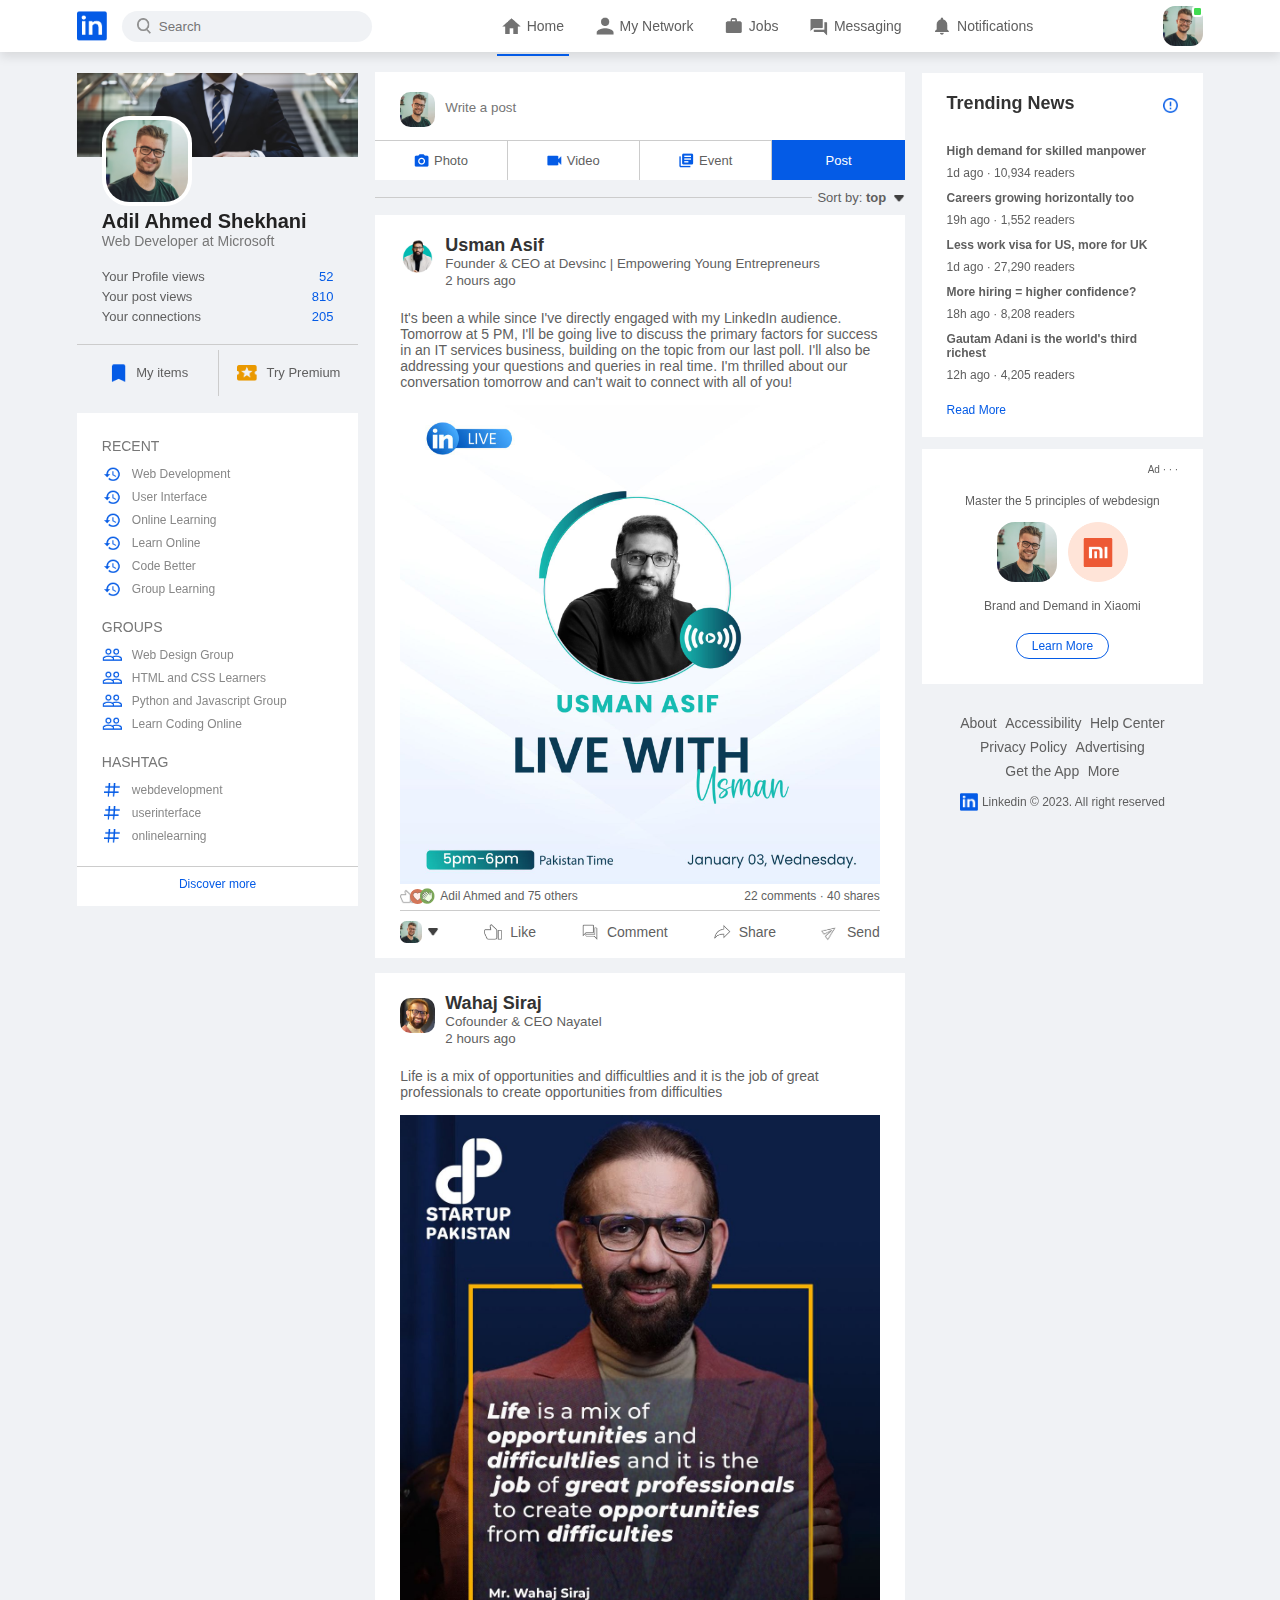
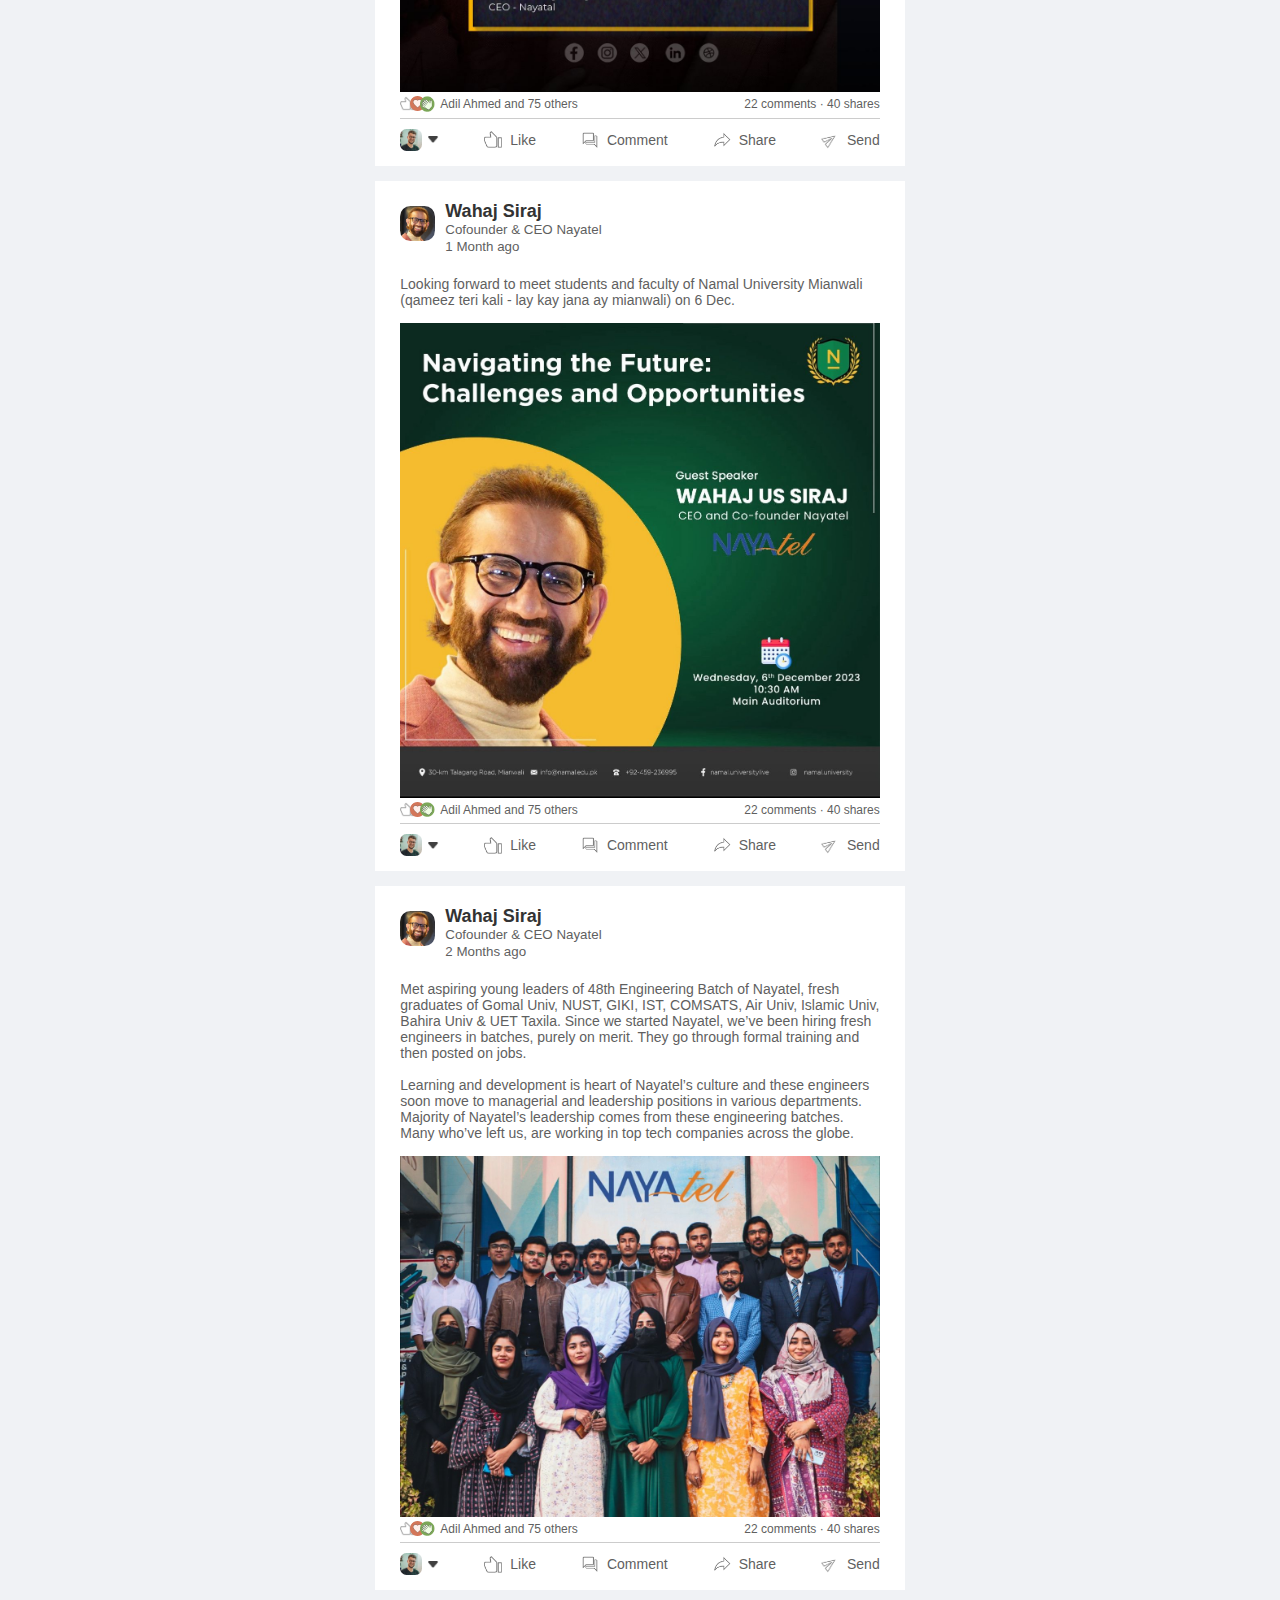
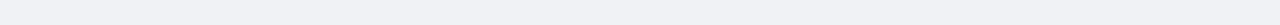
<file: index.html>
<!DOCTYPE html>
<html lang="en">
  <head>
    <meta charset="UTF-8" />
    <meta name="viewport" content="width=device-width, initial-scale=1.0" />
    <title>Linkedin-Clone</title>
    <link rel="stylesheet" href="style.css" />
  </head>
  <body>
    <nav class="navbar">
      <div class="navbar-left">
        <a href="index.html" class="logo"
          ><img src="images/logo.png" alt=""
        /></a>
        <div class="search-box">
          <img src="images/search.png" />
          <input type="text" placeholder="Search" />
        </div>
      </div>
      <div class="navbar-center">
        <ul>
          <li>
            <a href="#" class="active-link"
              ><img src="images/home.png" /> <span>Home</span></a
            >
          </li>
          <li>
            <a href="#"
              ><img src="images/network.png" /> <span>My Network</span></a
            >
          </li>
          <li>
            <a href="#"><img src="images/jobs.png" /> <span>Jobs</span></a>
          </li>
          <li>
            <a href="#"
              ><img src="images/message.png" /> <span>Messaging</span></a
            >
          </li>
          <li>
            <a href="#"
              ><img src="images/notification.png" />
              <span>Notifications</span></a
            >
          </li>
        </ul>
      </div>
      <div class="navbar-right">
        <div class="online">
          <img
            src="images/user-1.png"
            class="nav-profile-img"
            onclick="toggleMenu()"
          />
        </div>
      </div>
      <!-- ---------- Profile-drop-down-menu--------  -->
      <div class="profile-menu-wrap" id="profileMenu">
        <div class="profile-menu">
          <div class="user-info">
            <img src="images/user-1.png" />
            <div>
              <h3>Adil Ahmed Shekhani</h3>
              <a href="profile.html">See your profile</a>
            </div>
          </div>
          <hr />
          <a href="#" class="profile-menu-link">
            <img src="images/feedback.png" />
            <p>Give Feedback</p>
            <span>></span>
          </a>
          <a href="#" class="profile-menu-link">
            <img src="images/setting.png" />
            <p>Settings & Privacy</p>
            <span>></span>
          </a>
          <a href="#" class="profile-menu-link">
            <img src="images/help.png" />
            <p>Help & Support</p>
            <span>></span>
          </a>
          <a href="#" class="profile-menu-link">
            <img src="images/display.png" />
            <p>Display & Accessiblity</p>
            <span>></span>
          </a>
          <a href="#" class="profile-menu-link">
            <img src="images/logout.png" />
            <p>Logout</p>
            <span>></span>
          </a>
        </div>
      </div>
    </nav>

    <!-- -------- navbar close ---------->

    <div class="container">
      <!-- --------- Left Sidebar --------  -->
      <div class="left-sidebar">
        <div class="sider-profile-box">
          <img src="images/cover-pic.png" width="100%" />
          <div class="sidebar-profile-info">
            <img src="images/user-1.png" />
            <h1>Adil Ahmed Shekhani</h1>
            <h3>Web Developer at Microsoft</h3>
            <ul>
              <li>Your Profile views<span>52</span></li>
              <li>Your post views<span>810</span></li>
              <li>Your connections<span>205</span></li>
            </ul>
          </div>
          <div class="sidebar-profile-link">
            <a href="#"><img src="images/items.png" /> My items</a>
            <a href="#"><img src="images/premium.png" /> Try Premium</a>
          </div>
        </div>
        <div class="sidebar-activity" id="sidebarActivity">
          <h3>RECENT</h3>
          <a href="#"><img src="images/recent.png" />Web Development</a>
          <a href="#"><img src="images/recent.png" />User Interface</a>
          <a href="#"><img src="images/recent.png" />Online Learning</a>
          <a href="#"><img src="images/recent.png" />Learn Online</a>
          <a href="#"><img src="images/recent.png" />Code Better</a>
          <a href="#"><img src="images/recent.png" />Group Learning</a>
          <h3>GROUPS</h3>
          <a href="#"><img src="images/group.png" /> Web Design Group</a>
          <a href="#"><img src="images/group.png" /> HTML and CSS Learners</a>
          <a href="#"
            ><img src="images/group.png" /> Python and Javascript Group</a
          >
          <a href="#"><img src="images/group.png" /> Learn Coding Online</a>
          <h3>HASHTAG</h3>
          <a href="#"><img src="images/hashtag.png" />webdevelopment</a>
          <a href="#"><img src="images/hashtag.png" />userinterface</a>
          <a href="#"><img src="images/hashtag.png" />onlinelearning</a>
          <div class="discover-more-links">
            <a href="#">Discover more</a>
          </div>
        </div>
        <p id="showMoreLink" onclick="toggleActivity()">Show more <b>+</b></p>
      </div>
      <!-- -------- Main Content ----------  -->
      <div class="main-content">
        <div class="create-post">
          <div class="create-post-input">
            <img src="images/user-1.png" />
            <textarea rows="2" placeholder="Write a post"></textarea>
          </div>
          <div class="create-post-links">
            <li><img src="images/photo.png" />Photo</li>
            <li><img src="images/video.png" />Video</li>
            <li><img src="images/event.png" />Event</li>
            <li>Post</li>
          </div>
        </div>
        <div class="sort-by">
          <hr />
          <p>
            Sort by: <span>top <img src="images/down-arrow.png" alt="" /></span>
          </p>
        </div>
        <div class="post">
          <div class="post-author">
            <img src="images/user-3.png" />
            <div>
              <h1>Usman Asif</h1>
              <small
                >Founder & CEO at Devsinc | Empowering Young
                Entrepreneurs</small
              >
              <small>2 hours ago</small>
            </div>
          </div>
          <p>
            It's been a while since I've directly engaged with my LinkedIn
            audience. Tomorrow at 5 PM, I'll be going live to discuss the
            primary factors for success in an IT services business, building on
            the topic from our last poll. I'll also be addressing your questions
            and queries in real time. I'm thrilled about our conversation
            tomorrow and can't wait to connect with all of you!
          </p>
          <img src="images/post-image-1.png" width="100%" />

          <div class="post-stats">
            <div>
              <img src="images/thumbsup.png" />
              <img src="images/love.png" />
              <img src="images/clap.png" />
              <span class="liked-user">Adil Ahmed and 75 others</span>
            </div>
            <div>
              <span>22 comments &middot; 40 shares </span>
            </div>
          </div>
          <div class="post-activity">
            <div>
              <img src="images/user-1.png" class="post-activity-user-icon" />
              <img
                src="images/down-arrow.png"
                class="post-activity-arrow-icon"
              />
            </div>
            <div class="post-activity-link">
              <img src="images/like.png" />
              <span>Like</span>
            </div>
            <div class="post-activity-link">
              <img src="images/comment.png" />
              <span>Comment</span>
            </div>
            <div class="post-activity-link">
              <img src="images/share.png" />
              <span>Share</span>
            </div>
            <div class="post-activity-link">
              <img src="images/send.png" />
              <span>Send</span>
            </div>
          </div>
        </div>
        <div class="post">
          <div class="post-author">
            <img src="images/user-4.png" />
            <div>
              <h1>Wahaj Siraj</h1>
              <small>Cofounder & CEO Nayatel</small>
              <small>2 hours ago</small>
            </div>
          </div>
          <p>
            Life is a mix of opportunities and difficultlies and it is the job
            of great professionals to create opportunities from difficulties
          </p>
          <img src="images/post-image-2.png" width="100%" />

          <div class="post-stats">
            <div>
              <img src="images/thumbsup.png" />
              <img src="images/love.png" />
              <img src="images/clap.png" />
              <span class="liked-user">Adil Ahmed and 75 others</span>
            </div>
            <div>
              <span>22 comments &middot; 40 shares </span>
            </div>
          </div>
          <div class="post-activity">
            <div>
              <img src="images/user-1.png" class="post-activity-user-icon" />
              <img
                src="images/down-arrow.png"
                class="post-activity-arrow-icon"
              />
            </div>
            <div class="post-activity-link">
              <img src="images/like.png" />
              <span>Like</span>
            </div>
            <div class="post-activity-link">
              <img src="images/comment.png" />
              <span>Comment</span>
            </div>
            <div class="post-activity-link">
              <img src="images/share.png" />
              <span>Share</span>
            </div>
            <div class="post-activity-link">
              <img src="images/send.png" />
              <span>Send</span>
            </div>
          </div>
        </div>
        <div class="post">
          <div class="post-author">
            <img src="images/user-4.png" />
            <div>
              <h1>Wahaj Siraj</h1>
              <small>Cofounder & CEO Nayatel</small>
              <small>1 Month ago</small>
            </div>
          </div>
          <p>
            Looking forward to meet students and faculty of Namal University
            Mianwali (qameez teri kali - lay kay jana ay mianwali) on 6 Dec.
          </p>
          <img src="images/post-image-3.png" width="100%" />

          <div class="post-stats">
            <div>
              <img src="images/thumbsup.png" />
              <img src="images/love.png" />
              <img src="images/clap.png" />
              <span class="liked-user">Adil Ahmed and 75 others</span>
            </div>
            <div>
              <span>22 comments &middot; 40 shares </span>
            </div>
          </div>
          <div class="post-activity">
            <div>
              <img src="images/user-1.png" class="post-activity-user-icon" />
              <img
                src="images/down-arrow.png"
                class="post-activity-arrow-icon"
              />
            </div>
            <div class="post-activity-link">
              <img src="images/like.png" />
              <span>Like</span>
            </div>
            <div class="post-activity-link">
              <img src="images/comment.png" />
              <span>Comment</span>
            </div>
            <div class="post-activity-link">
              <img src="images/share.png" />
              <span>Share</span>
            </div>
            <div class="post-activity-link">
              <img src="images/send.png" />
              <span>Send</span>
            </div>
          </div>
        </div>
        <div class="post">
          <div class="post-author">
            <img src="images/user-4.png" />
            <div>
              <h1>Wahaj Siraj</h1>
              <small>Cofounder & CEO Nayatel</small>
              <small>2 Months ago</small>
            </div>
          </div>
          <p>
            Met aspiring young leaders of 48th Engineering Batch of Nayatel,
            fresh graduates of Gomal Univ, NUST, GIKI, IST, COMSATS, Air Univ,
            Islamic Univ, Bahira Univ & UET Taxila. Since we started Nayatel,
            we’ve been hiring fresh engineers in batches, purely on merit. They
            go through formal training and then posted on jobs.
            <br /><br />
            Learning and development is heart of Nayatel’s culture and these
            engineers soon move to managerial and leadership positions in
            various departments. Majority of Nayatel’s leadership comes from
            these engineering batches. Many who’ve left us, are working in top
            tech companies across the globe.
          </p>
          <img src="images/post-image-4.png" width="100%" />

          <div class="post-stats">
            <div>
              <img src="images/thumbsup.png" />
              <img src="images/love.png" />
              <img src="images/clap.png" />
              <span class="liked-user">Adil Ahmed and 75 others</span>
            </div>
            <div>
              <span>22 comments &middot; 40 shares </span>
            </div>
          </div>
          <div class="post-activity">
            <div>
              <img src="images/user-1.png" class="post-activity-user-icon" />
              <img
                src="images/down-arrow.png"
                class="post-activity-arrow-icon"
              />
            </div>
            <div class="post-activity-link">
              <img src="images/like.png" />
              <span>Like</span>
            </div>
            <div class="post-activity-link">
              <img src="images/comment.png" />
              <span>Comment</span>
            </div>
            <div class="post-activity-link">
              <img src="images/share.png" />
              <span>Share</span>
            </div>
            <div class="post-activity-link">
              <img src="images/send.png" />
              <span>Send</span>
            </div>
          </div>
        </div>
      </div>
      <!-- ----------- Right Sidebar -------  -->
      <div class="right-sidebar">
        <div class="sidebar-news">
          <img src="images/more.png" class="info-icon" />
          <h3>Trending News</h3>
          <a href="#">High demand for skilled manpower</a>
          <span>1d ago &middot; 10,934 readers</span>

          <a href="#">Careers growing horizontally too</a>
          <span>19h ago &middot; 1,552 readers</span>

          <a href="#">Less work visa for US, more for UK</a>
          <span>1d ago &middot; 27,290 readers</span>

          <a href="#">More hiring = higher confidence?</a>
          <span>18h ago &middot; 8,208 readers</span>

          <a href="#">Gautam Adani is the world's third richest</a>
          <span>12h ago &middot; 4,205 readers</span>

          <a href="#" class="read-more-link">Read More</a>
        </div>
        <div class="sidebar-ad">
          <small>Ad &middot; &middot; &middot;</small>
          <p>Master the 5 principles of webdesign</p>
          <div>
            <img src="images/user-1.png" />
            <img src="images/mi-logo.png" />
          </div>
          <b>Brand and Demand in Xiaomi</b>
          <a href="#" class="ad-link">Learn More</a>
        </div>
        <div class="sidebar-useful-links">
          <a href="#">About</a>
          <a href="#">Accessibility</a>
          <a href="#">Help Center</a>
          <a href="#">Privacy Policy</a>
          <a href="#">Advertising</a>
          <a href="#">Get the App</a>
          <a href="#">More</a>

          <div class="copyright-msg">
            <img src="images/logo.png" />
            <p>Linkedin &#169; 2023. All right reserved</p>
          </div>
        </div>
      </div>
    </div>
    <script src="script.js"></script>
  </body>
</html>
</file>
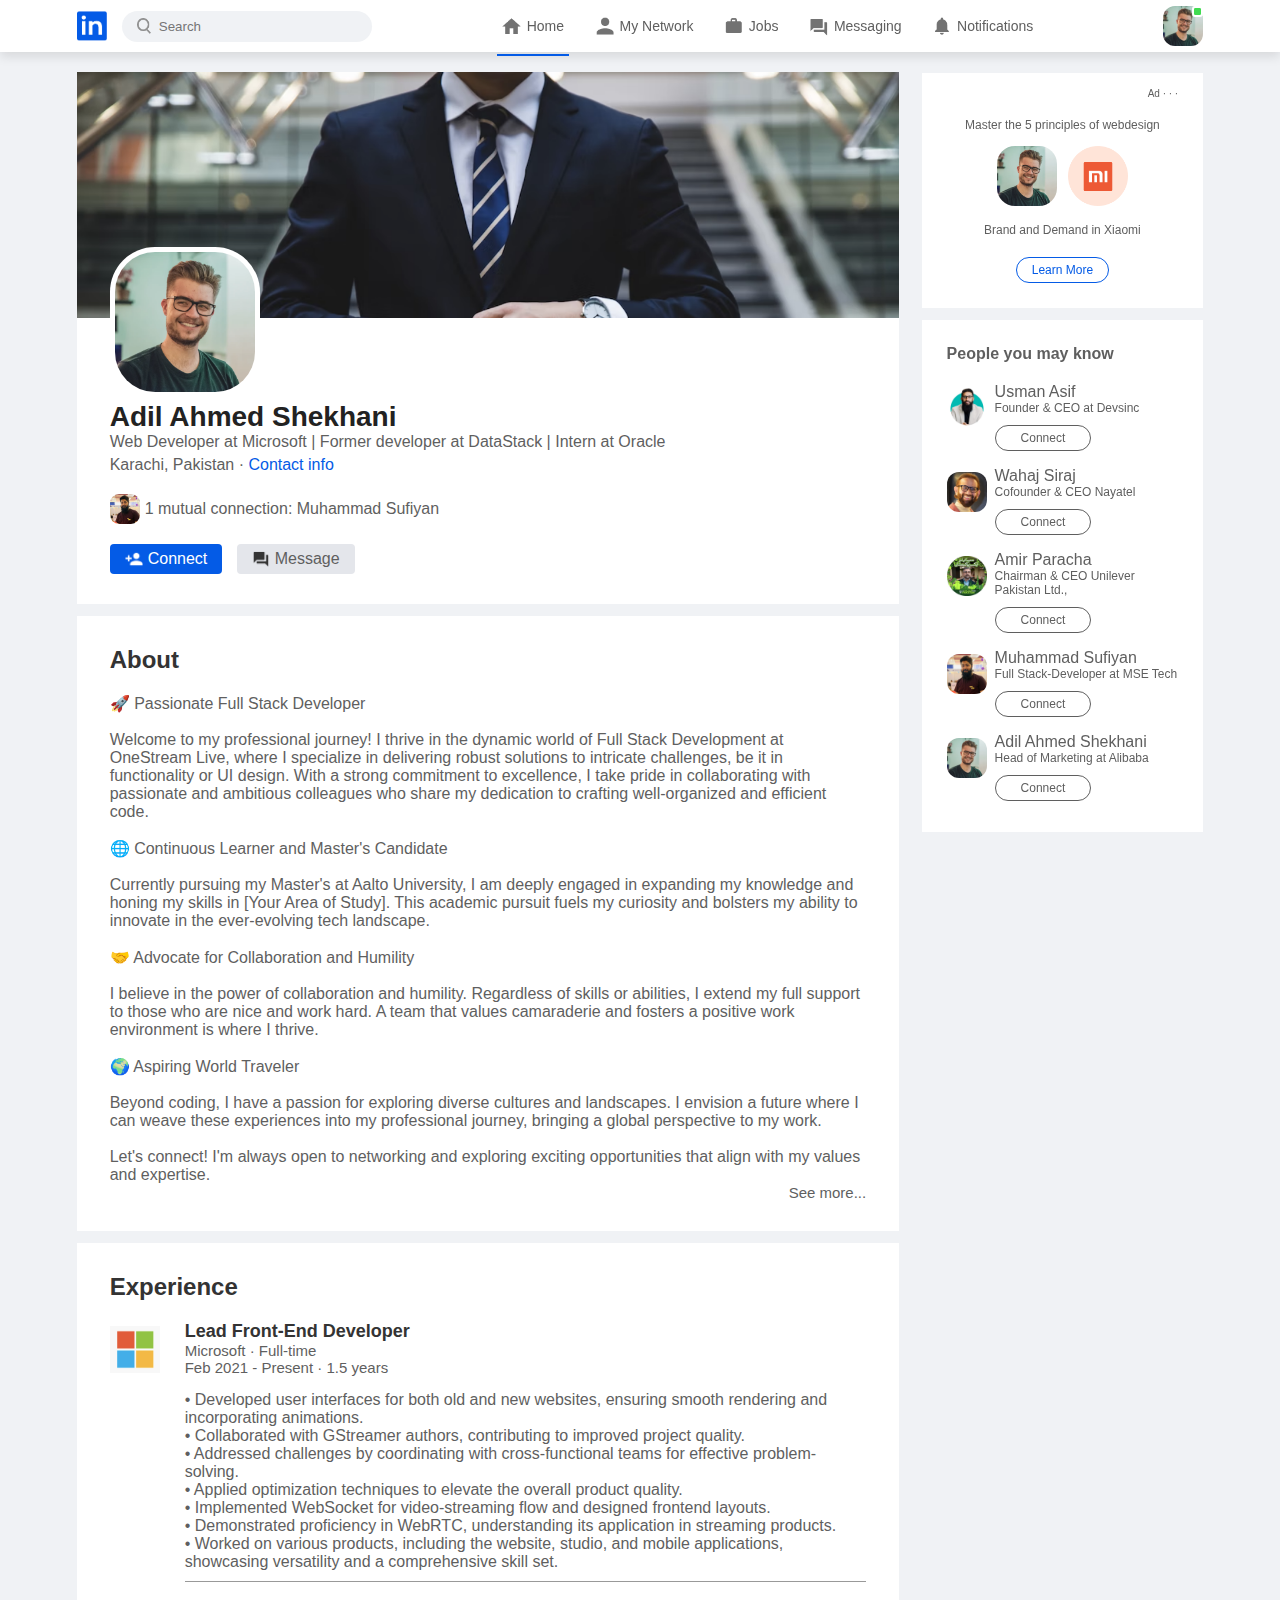
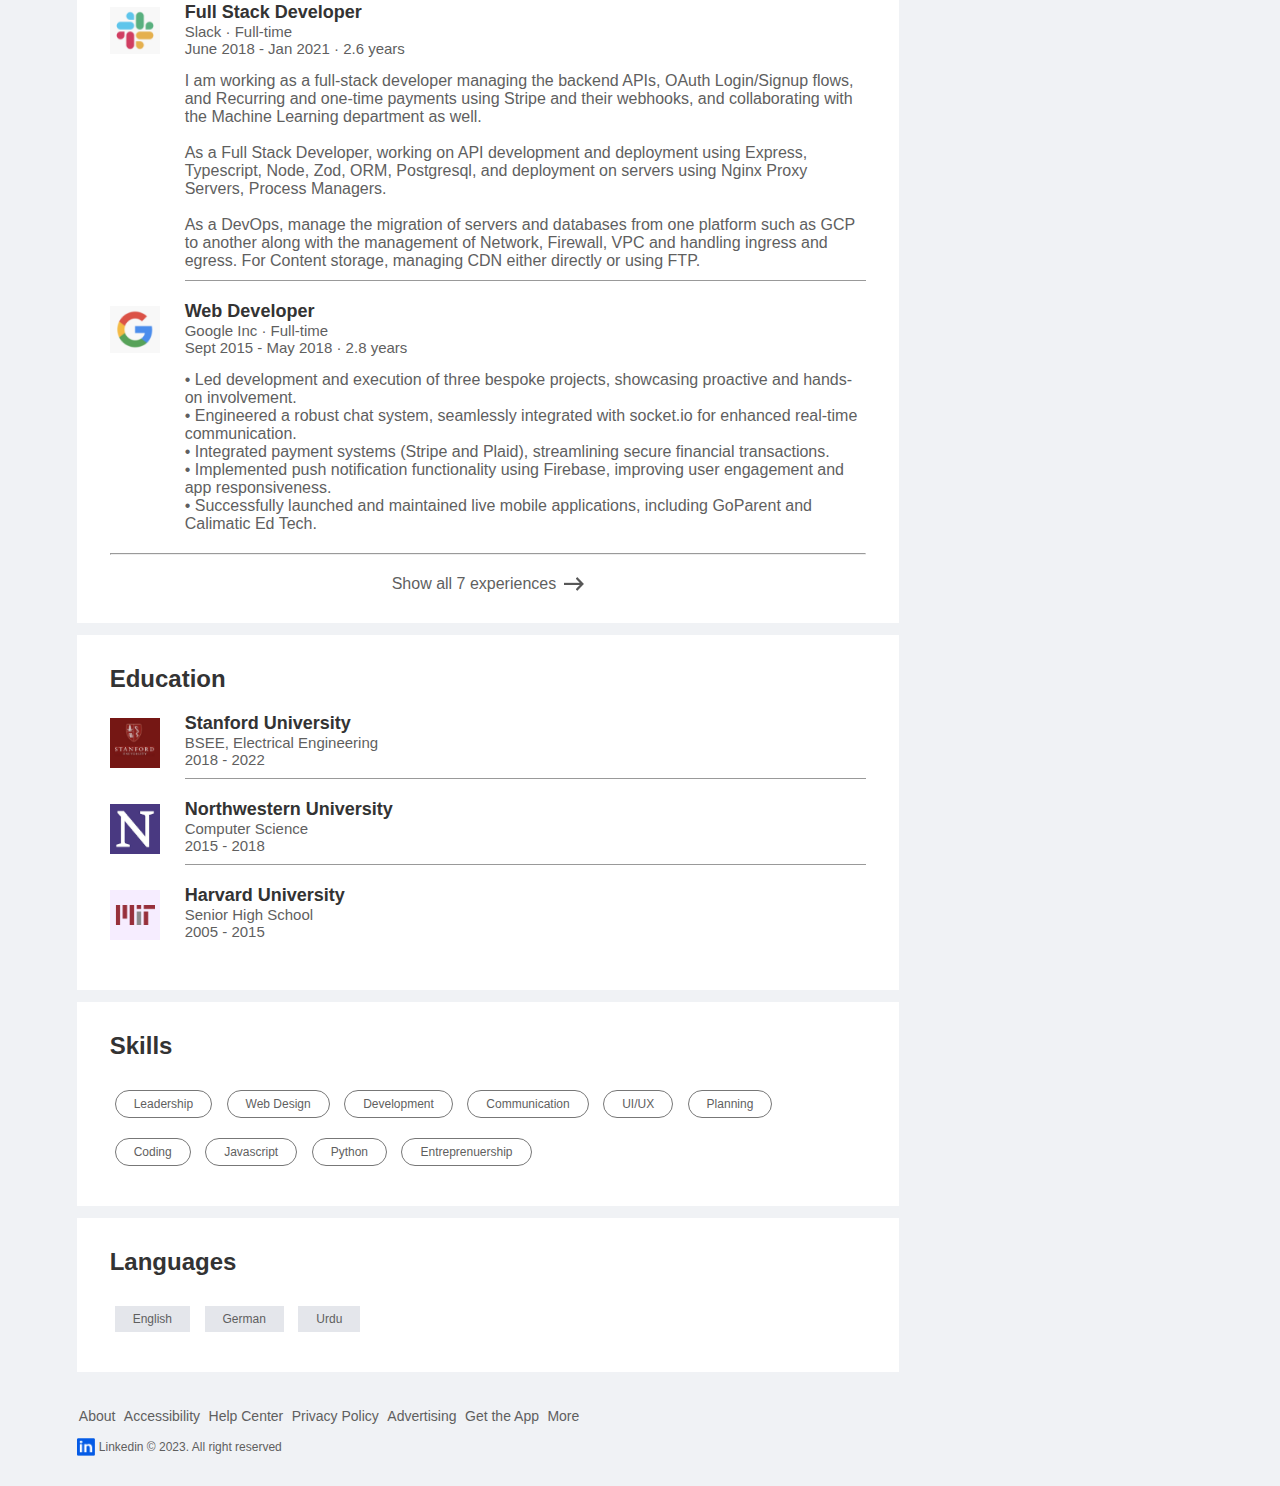
<file: profile.html>
<!DOCTYPE html>
<html lang="en">
  <head>
    <meta charset="UTF-8" />
    <meta name="viewport" content="width=device-width, initial-scale=1.0" />
    <title>Linkedin-Clone</title>
    <link rel="stylesheet" href="style.css" />
  </head>
  <body>
    <nav class="navbar">
      <div class="navbar-left">
        <a href="index.html" class="logo"
          ><img src="images/logo.png" alt=""
        /></a>
        <div class="search-box">
          <img src="images/search.png" />
          <input type="text" placeholder="Search" />
        </div>
      </div>
      <div class="navbar-center">
        <ul>
          <li>
            <a href="#" class="active-link"
              ><img src="images/home.png" /> <span>Home</span></a
            >
          </li>
          <li>
            <a href="#"
              ><img src="images/network.png" /> <span>My Network</span></a
            >
          </li>
          <li>
            <a href="#"><img src="images/jobs.png" /> <span>Jobs</span></a>
          </li>
          <li>
            <a href="#"
              ><img src="images/message.png" /> <span>Messaging</span></a
            >
          </li>
          <li>
            <a href="#"
              ><img src="images/notification.png" />
              <span>Notifications</span></a
            >
          </li>
        </ul>
      </div>
      <div class="navbar-right">
        <div class="online">
          <img
            src="images/user-1.png"
            class="nav-profile-img"
            onclick="toggleMenu()"
          />
        </div>
      </div>
      <!-- ---------- Profile-drop-down-menu--------  -->
      <div class="profile-menu-wrap" id="profileMenu">
        <div class="profile-menu">
          <div class="user-info">
            <img src="images/user-1.png" />
            <div>
              <h3>Adil Ahmed Shekhani</h3>
              <a href="profile.html">See your profile</a>
            </div>
          </div>
          <hr />
          <a href="#" class="profile-menu-link">
            <img src="images/feedback.png" />
            <p>Give Feedback</p>
            <span>></span>
          </a>
          <a href="#" class="profile-menu-link">
            <img src="images/setting.png" />
            <p>Settings & Privacy</p>
            <span>></span>
          </a>
          <a href="#" class="profile-menu-link">
            <img src="images/help.png" />
            <p>Help & Support</p>
            <span>></span>
          </a>
          <a href="#" class="profile-menu-link">
            <img src="images/display.png" />
            <p>Display & Accessiblity</p>
            <span>></span>
          </a>
          <a href="#" class="profile-menu-link">
            <img src="images/logout.png" />
            <p>Logout</p>
            <span>></span>
          </a>
        </div>
      </div>
    </nav>

    <!-- -------- navbar close ---------->

    <div class="container">
      <div class="profile-main">
        <div class="profile-container">
          <img src="images/cover-pic.png" width="100%" />
          <div class="profile-container-inner">
            <img src="images/user-1.png" class="profile-pic" />
            <h1>Adil Ahmed Shekhani</h1>
            <b
              >Web Developer at Microsoft | Former developer at DataStack |
              Intern at Oracle</b
            >
            <p>Karachi, Pakistan &middot; <a href="#">Contact info</a></p>
            <div class="mutual-connection">
              <img src="images/user-2.png" />
              <span>1 mutual connection: Muhammad Sufiyan</span>
            </div>
            <div class="profile-btn">
              <a href="#" class="primary-btn"
                ><img src="images/connect.png" />Connect</a
              >
              <a href="#"><img src="images/chat.png" />Message</a>
            </div>
          </div>
        </div>
        <div class="profile-description">
          <h2>About</h2>
          <p>
            🚀 Passionate Full Stack Developer <br />
            <br />Welcome to my professional journey! I thrive in the dynamic
            world of Full Stack Development at OneStream Live, where I
            specialize in delivering robust solutions to intricate challenges,
            be it in functionality or UI design. With a strong commitment to
            excellence, I take pride in collaborating with passionate and
            ambitious colleagues who share my dedication to crafting
            well-organized and efficient code. <br /><br />🌐 Continuous Learner
            and Master's Candidate <br />
            <br />Currently pursuing my Master's at Aalto University, I am
            deeply engaged in expanding my knowledge and honing my skills in
            [Your Area of Study]. This academic pursuit fuels my curiosity and
            bolsters my ability to innovate in the ever-evolving tech landscape.
            <br /><br />🤝 Advocate for Collaboration and Humility <br />
            <br />I believe in the power of collaboration and humility.
            Regardless of skills or abilities, I extend my full support to those
            who are nice and work hard. A team that values camaraderie and
            fosters a positive work environment is where I thrive.
            <br /><br />🌍 Aspiring World Traveler <br /><br />
            Beyond coding, I have a passion for exploring diverse cultures and
            landscapes. I envision a future where I can weave these experiences
            into my professional journey, bringing a global perspective to my
            work. <br /><br />Let's connect! I'm always open to networking and
            exploring exciting opportunities that align with my values and
            expertise.
          </p>
          <a href="#" class="see-more-link">See more...</a>
        </div>
        <div class="profile-description">
          <h2>Experience</h2>
          <div class="profile-desc-row">
            <img src="images/microsoft.png" />
            <div>
              <h3>Lead Front-End Developer</h3>
              <b>Microsoft &middot; Full-time</b>
              <b>Feb 2021 - Present &middot; 1.5 years</b>
              <p>
                • Developed user interfaces for both old and new websites,
                ensuring smooth rendering and incorporating animations. <br />•
                Collaborated with GStreamer authors, contributing to improved
                project quality. <br />• Addressed challenges by coordinating
                with cross-functional teams for effective problem-solving.
                <br />• Applied optimization techniques to elevate the overall
                product quality. <br />• Implemented WebSocket for
                video-streaming flow and designed frontend layouts. <br />•
                Demonstrated proficiency in WebRTC, understanding its
                application in streaming products. <br />• Worked on various
                products, including the website, studio, and mobile
                applications, showcasing versatility and a comprehensive skill
                set.
              </p>
              <hr />
            </div>
          </div>
          <div class="profile-desc-row">
            <img src="images/slack.png" />
            <div>
              <h3>Full Stack Developer</h3>
              <b>Slack &middot; Full-time</b>
              <b>June 2018 - Jan 2021 &middot; 2.6 years</b>
              <p>
                I am working as a full-stack developer managing the backend
                APIs, OAuth Login/Signup flows, and Recurring and one-time
                payments using Stripe and their webhooks, and collaborating with
                the Machine Learning department as well. <br /><br />As a Full
                Stack Developer, working on API development and deployment using
                Express, Typescript, Node, Zod, ORM, Postgresql, and deployment
                on servers using Nginx Proxy Servers, Process Managers.
                <br /><br />As a DevOps, manage the migration of servers and
                databases from one platform such as GCP to another along with
                the management of Network, Firewall, VPC and handling ingress
                and egress. For Content storage, managing CDN either directly or
                using FTP.
              </p>
              <hr />
            </div>
          </div>
          <div class="profile-desc-row">
            <img src="images/google.png" />
            <div>
              <h3>Web Developer</h3>
              <b>Google Inc &middot; Full-time</b>
              <b>Sept 2015 - May 2018 &middot; 2.8 years</b>
              <p>
                • Led development and execution of three bespoke projects,
                showcasing proactive and hands-on involvement. <br />•
                Engineered a robust chat system, seamlessly integrated with
                socket.io for enhanced real-time communication. <br />•
                Integrated payment systems (Stripe and Plaid), streamlining
                secure financial transactions. <br />• Implemented push
                notification functionality using Firebase, improving user
                engagement and app responsiveness. <br />• Successfully launched
                and maintained live mobile applications, including GoParent and
                Calimatic Ed Tech.
              </p>
            </div>
          </div>
          <hr />
          <a href="#" class="experience-link"
            >Show all 7 experiences <img src="images/right-arrow.png" alt=""
          /></a>
        </div>
        <div class="profile-description">
          <h2>Education</h2>
          <div class="profile-desc-row">
            <img src="images/stanford.png" />
            <div>
              <h3>Stanford University</h3>
              <b>BSEE, Electrical Engineering</b>
              <b>2018 - 2022</b>
              <hr />
            </div>
          </div>
          <div class="profile-desc-row">
            <img src="images/north.png" />
            <div>
              <h3>Northwestern University</h3>
              <b>Computer Science</b>
              <b>2015 - 2018</b>
              <hr />
            </div>
          </div>
          <div class="profile-desc-row">
            <img src="images/mit.png" />
            <div>
              <h3>Harvard University</h3>
              <b>Senior High School</b>
              <b>2005 - 2015</b>
            </div>
          </div>
        </div>

        <div class="profile-description">
          <h2>Skills</h2>
          <a href="#" class="skills-btn">Leadership</a>
          <a href="#" class="skills-btn">Web Design</a>
          <a href="#" class="skills-btn">Development</a>
          <a href="#" class="skills-btn">Communication</a>
          <a href="#" class="skills-btn">UI/UX</a>
          <a href="#" class="skills-btn">Planning</a>
          <a href="#" class="skills-btn">Coding</a>
          <a href="#" class="skills-btn">Javascript</a>
          <a href="#" class="skills-btn">Python</a>
          <a href="#" class="skills-btn">Entreprenuership</a>
        </div>
        <div class="profile-description">
          <h2>Languages</h2>
          <a href="#" class="language-btn">English</a>
          <a href="#" class="language-btn">German</a>
          <a href="#" class="language-btn">Urdu</a>
        </div>
      </div>

      <!-- ------- Profile SideBar -------- -->
      <div class="profile-sidebar">
        <div class="sidebar-ad">
          <small>Ad &middot; &middot; &middot;</small>
          <p>Master the 5 principles of webdesign</p>
          <div>
            <img src="images/user-1.png" />
            <img src="images/mi-logo.png" />
          </div>
          <b>Brand and Demand in Xiaomi</b>
          <a href="#" class="ad-link">Learn More</a>
        </div>
        <div class="sidebar-people">
          <h3>People you may know</h3>
          <div class="sidebar-people-row">
            <img src="images/user-3.png" />
            <div>
              <h2>Usman Asif</h2>
              <p>Founder & CEO at Devsinc</p>
              <a href="#">Connect</a>
            </div>
          </div>
          <div class="sidebar-people-row">
            <img src="images/user-4.png" />
            <div>
              <h2>Wahaj Siraj</h2>
              <p>Cofounder & CEO Nayatel</p>
              <a href="#">Connect</a>
            </div>
          </div>
          <div class="sidebar-people-row">
            <img src="images/user-5.png" />
            <div>
              <h2>Amir Paracha</h2>
              <p>Chairman & CEO Unilever Pakistan Ltd.,</p>
              <a href="#">Connect</a>
            </div>
          </div>
          <div class="sidebar-people-row">
            <img src="images/user-2.png" />
            <div>
              <h2>Muhammad Sufiyan</h2>
              <p>Full Stack-Developer at MSE Tech</p>
              <a href="#">Connect</a>
            </div>
          </div>
          <div class="sidebar-people-row">
            <img src="images/user-1.png" />
            <div>
              <h2>Adil Ahmed Shekhani</h2>
              <p>Head of Marketing at Alibaba</p>
              <a href="#">Connect</a>
            </div>
          </div>
        </div>
      </div>
    </div>

    <div class="profile-footer">
      <div class="sidebar-useful-links">
        <a href="#">About</a>
        <a href="#">Accessibility</a>
        <a href="#">Help Center</a>
        <a href="#">Privacy Policy</a>
        <a href="#">Advertising</a>
        <a href="#">Get the App</a>
        <a href="#">More</a>

        <div class="copyright-msg">
          <img src="images/logo.png" />
          <p>Linkedin &#169; 2023. All right reserved</p>
        </div>
      </div>
    </div>

    <script src="script.js"></script>
  </body>
</html>
</file>
<file: style.css>
* {
  margin: 0;
  padding: 0;
  font-family: "Poppins", sans-serif;
  box-sizing: border-box;
}
body {
  background: #f0f2f5;
  color: #5f5f5f;
}
a {
  text-decoration: none;
  color: #5f5f5f;
}
.navbar {
  display: flex;
  align-items: center;
  justify-content: space-between;
  background: #fff;
  padding: 6px 6%;
  position: sticky;
  top: 0;
  z-index: 100;
  box-shadow: 0 5px 10px rgba(0, 0, 0, 0.1);
}
.logo img {
  width: 30px;
  margin-right: 15px;
  display: block;
}
.navbar-center ul li {
  display: inline-block;
  list-style: none;
}
.navbar-center ul li a {
  display: flex;
  align-items: center;
  font-size: 14px;
  margin: 5px 8px;
  padding-right: 5px;
  position: relative;
}
.navbar-center ul li a img {
  width: 30px;
}
.navbar-center ul li a::after {
  content: "";
  width: 0;
  height: 2px;
  background: #045be6;
  position: absolute;
  bottom: -15px;
  transition: width 0.3s;
}
.navbar-center ul li a:hover::after,
.navbar-center ul li a.active-link::after {
  width: 100%;
}
.nav-profile-img {
  width: 40px;
  border-radius: 30%;
  display: block;
  cursor: pointer;
  position: relative;
}
.online {
  position: relative;
}
.online::after {
  content: "";
  width: 7px;
  height: 7px;
  border: 2px solid #fff;
  border-radius: 30%;
  right: 0px;
  top: 0px;
  background: #41db51;
  position: absolute;
}
.search-box {
  background: #f0f2f5;
  width: 250px;
  border-radius: 20px;
  display: flex;
  align-items: center;
  padding: 0 15px;
}
.navbar-left {
  display: flex;
  align-items: center;
}
.search-box img {
  width: 14px;
}
.search-box input {
  width: 100%;
  background: transparent;
  padding: 8px;
  outline: none;
  border: 0;
}
/* -------- navbar end -------- */

.container {
  padding: 20px 6%;
  display: flex;
  flex-wrap: wrap;
  justify-content: space-between;
}

/* ----- left sidebar -----  */
.left-sidebar {
  flex-basis: 25%;
  align-self: flex-start;
  position: sticky;
  top: 73px;
}
.sidebar-profile-box {
  background: #fff;
}
.sidebar-profile-info {
  padding: 0 25px;
}
.sidebar-profile-info img {
  width: 90px;
  border-radius: 30%;
  background: #fff;
  padding: 4px;
  margin-top: -45px;
}
.sidebar-profile-info h1 {
  font-size: 20px;
  font-weight: 600;
  color: #222;
}
.sidebar-profile-info h3 {
  font-size: 14px;
  font-weight: 500;
  color: #777;
}
.sidebar-profile-info ul {
  list-style: none;
  margin: 20px 0;
}
.sidebar-profile-info ul li {
  width: 100%;
  margin: 5px 0;
  font-size: 13px;
}
.sidebar-profile-info ul li span {
  float: right;
  color: #045be6;
}

.sidebar-profile-link {
  display: flex;
  align-items: center;
  border-top: 1px solid #ccc;
}

.sidebar-profile-link a {
  flex-basis: 50%;
  display: flex;
  align-items: center;
  justify-content: center;
  padding: 15px 0;
  font-size: 13px;
  border-left: 1px solid #ccc;
}

.sidebar-profile-link a:first-child {
  border-left: 0;
}
.sidebar-profile-link a img {
  width: 20px;
  margin-right: 10px;
}

.sidebar-activity {
  background: #fff;
  padding: 5px 25px;
  margin: 12px 0;
}
.sidebar-activity h3 {
  color: #777;
  font-size: 14px;
  font-weight: 500;
  margin: 20px 0 10px;
}

.sidebar-activity a {
  display: flex;
  align-items: center;
  font-size: 12px;
  font-weight: 500;
  color: #888;
  margin: 3px 0;
}

.sidebar-activity a img {
  width: 20px;
  margin-right: 10px;
}

.discover-more-links {
  border-top: 1px solid #ccc;
  text-align: center;
  margin-top: 20px;
  margin-right: -25px;
  margin-left: -25px;
}
.discover-more-links a {
  color: #045be6;
  display: inline-block;
  margin: 10px 0;
}

/* ------- right sidebar ------  */

.right-sidebar {
  flex-basis: 25%;
  align-self: flex-start;
  position: sticky;
  top: 73px;
}

.sidebar-news {
  background: #fff;
  padding: 10px 25px;
}

.info-icon {
  width: 15px;
  float: right;
  margin-top: 15px;
}

.sidebar-news h3 {
  font-size: 18px;
  font-weight: 600;
  color: #333;
  margin: 10px 0 30px;
}

.sidebar-news a {
  display: block;
  font-size: 12px;
  font-weight: 600;
  margin-top: 10px;
  margin-bottom: 5px;
}

.sidebar-news span {
  font-size: 12px;
}

.sidebar-news .read-more-link {
  color: #045be6;
  font-weight: 500;
  margin: 20px 0 10px;
}
.sidebar-ad {
  background: #fff;
  padding: 15px 25px;
  text-align: center;
  margin: 12px 0;
  font-size: 12px;
}
.sidebar-ad img {
  width: 60px;
  border-radius: 30%;
  margin: 4px;
}
.sidebar-ad small {
  float: right;
  font-weight: 500;
}
.sidebar-ad p {
  margin-top: 30px;
  margin-bottom: 10px;
}

.sidebar-ad b {
  display: block;
  font-weight: 500;
  margin-top: 10px;
}

.ad-link {
  display: inline-block;
  border: 1px solid #045be6;
  border-radius: 30px;
  padding: 5px 15px;
  color: #045be6;
  font-weight: 500;
  margin: 20px auto 10px;
}
.sidebar-useful-links {
  padding: 15px 25px;
  text-align: center;
}
.sidebar-useful-links a {
  display: inline-block;
  font-size: 14px;
  margin: 4px 2px;
}

.copyright-msg {
  display: flex;
  align-items: center;
  justify-content: center;
  font-size: 12px;
  margin-top: 10px;
  font-weight: 500;
}
.copyright-msg img {
  width: 18px;
  margin-right: 4px;
}

/* ------- main content -------  */
.main-content {
  flex-basis: 47%;
}
.create-post {
  background: #fff;
}
.create-post-input {
  padding: 20px 25px 10px;
  display: flex;
  align-items: flex-start;
}
.create-post-input img {
  width: 35px;
  border-radius: 30%;
  margin-right: 10px;
}
.create-post-input textarea {
  width: 100%;
  border: 0;
  outline: 0;
  resize: none;
  background: transparent;
  margin-top: 8px;
}
::placeholder {
  font-weight: 500;
}
.create-post-links {
  display: flex;
  align-items: flex-start;
}
.create-post-links li {
  list-style: none;
  border-top: 1px solid #ccc;
  border-right: 1px solid #ccc;
  flex-basis: 25%;
  height: 40px;
  font-size: 13px;
  display: flex;
  align-items: center;
  justify-content: center;
  cursor: pointer;
}
.create-post-links li img {
  width: 15px;
  margin-right: 5px;
}
.create-post-links li:last-child {
  background: #045be6;
  color: #fff;
  border-top: 0;
  border-right: 0;
}
.sort-by {
  display: flex;
  align-items: center;
  margin: 10px 0;
}
.sort-by hr {
  flex: 1;
  border: 0;
  height: 1px;
  background: #ccc;
}
.sort-by p {
  font-size: 13px;
  padding-left: 5px;
}
.sort-by p span {
  font-weight: 600;
  cursor: pointer;
}
.sort-by p span img {
  width: 12px;
  margin-left: 3px;
}
.post {
  background: #fff;
  padding: 20px 25px 5px;
  margin: 5px 0 15px;
}
.post-author {
  display: flex;
  align-items: flex-start;
  margin-bottom: 20px;
}
.post-author img {
  width: 35px;
  border-radius: 30%;
  margin-right: 10px;
  margin-top: 5px;
}
.post-author h1 {
  font-size: 18px;
  font-weight: 600;
  color: #333;
}
.post-author small {
  display: block;
  margin-bottom: 2px;
}
.post p {
  font-size: 14px;
  margin-bottom: 15px;
}
.post-stats {
  display: flex;
  flex-wrap: wrap;
  align-items: center;
  justify-content: space-between;
  font-size: 12px;
  border-bottom: 1px solid #ccc;
  padding-bottom: 6px;
}
.post-stats div {
  display: flex;
  align-items: center;
}
.post-stats img {
  width: 15px;
  margin-right: -5px;
}
.liked-user {
  margin-left: 10px;
}
.post-activity {
  display: flex;
  align-items: center;
  justify-content: space-between;
  padding: 10px 0;
  font-size: 14px;
  font-weight: 500;
}
.post-activity div {
  display: flex;
  align-items: center;
}
.post-activity-user-icon {
  width: 22px;
  border-radius: 30%;
}
.post-activity-arrow-icon {
  width: 12px;
  margin-left: 5px;
}
.post-activity-link img {
  width: 18px;
  margin-right: 8px;
}

/* ---------- Profile-drop-down-menu-------- */
.profile-menu-wrap {
  position: absolute;
  top: 100%;
  right: 5%;
  width: 320px;
  max-height: 0;
  overflow: hidden;
  transition: max-height 0.5s;
}
.profile-menu-wrap.open-menu {
  max-height: 400px;
}
.profile-menu {
  background: #222;
  color: #fff;
  padding: 20px;
  margin: 10px;
}
.user-info {
  display: flex;
  align-items: center;
}
.user-info img {
  width: 50px;
  border-radius: 30%;
  margin-right: 15px;
}
.user-info h3 {
  font-weight: 500;
  margin-bottom: 7px;
}
.user-info a {
  color: #c9dbf8;
  font-size: 13px;
}
.profile-menu hr {
  border: 0;
  height: 1px;
  width: 100%;
  background: #fff;
  margin: 15px 0 10px;
}
.profile-menu-link {
  display: flex;
  align-items: center;
  color: #fff;
  margin: 12px 0;
  font-size: 14px;
}
.profile-menu-link p {
  width: 100%;
}
.profile-menu-link img {
  width: 35px;
  border-radius: 30%;
  margin-right: 15px;
}
/* --------- Profile Page Styling -------  */

.profile-main {
  flex-basis: 73%;
}
.profile-sidebar {
  flex-basis: 25%;
  align-self: flex-start;
  position: sticky;
  top: 73px;
}
.profile-container {
  background: #fff;
}
.profile-container-inner {
  padding: 0 4% 10px;
}
.profile-pic {
  width: 150px;
  border-radius: 30%;
  margin-top: -75px;
  padding: 5px;
  background: #fff;
}
.profile-container h1 {
  font-size: 28px;
  font-weight: 600;
  color: #222;
}
.profile-container b {
  font-weight: 500;
}
.profile-container p {
  margin-top: 5px;
}
.profile-container p a {
  color: #045be6;
  font-weight: 500;
}
.mutual-connection {
  display: flex;
  align-items: center;
  margin: 20px 0;
}
.mutual-connection img {
  width: 30px;
  border-radius: 30%;
  margin-right: 5px;
}
.profile-btn {
  margin: 20px 0;
}
.profile-btn a {
  display: inline-flex;
  align-items: center;
  background: #e4e6eb;
  padding: 6px 15px;
  border-radius: 4px;
  margin-right: 10px;
}
.profile-btn a img {
  width: 18px;
  margin-right: 5px;
}
.profile-btn .primary-btn {
  background: #045be6;
  color: #fff;
}
.profile-description {
  background: #fff;
  padding: 20px 4% 30px;
  margin: 12px 0;
}
.profile-description h2 {
  color: #333;
  margin: 10px 0 20px;
  font-weight: 600;
}
.see-more-link {
  display: block;
  text-align: right;
  font-size: 15px;
}
.profile-desc-row {
  display: flex;
  align-items: flex-start;
  margin: 20px 0;
}
.profile-desc-row img {
  width: 50px;
  margin-right: 25px;
  margin-top: 5px;
}
.profile-desc-row div {
  width: 100%;
}
.profile-desc-row h3 {
  font-size: 18px;
  font-weight: 600;
  color: #333;
}
.profile-desc-row b {
  display: block;
  font-weight: 500;
  font-size: 15px;
}
.profile-desc-row p {
  margin-top: 15px;
}
.profile-desc-row hr {
  border: 0;
  border-bottom: 1px solid #999;
  margin-top: 10px;
}
.experience-link {
  display: flex;
  align-items: center;
  justify-content: center;
  padding-top: 20px;
  font-weight: 500;
}
.experience-link img {
  width: 20px;
  margin-left: 8px;
}
.skills-btn {
  display: inline-block;
  margin: 10px 5px;
  padding: 6px 18px;
  border: 1px solid #777;
  border-radius: 30px;
  font-size: 12px;
  font-weight: 500;
}
.language-btn {
  display: inline-block;
  margin: 10px 5px;
  padding: 6px 18px;
  background: #e4e6eb;
  font-size: 12px;
  font-weight: 500;
}

/* -------------- profile-right-sidebar----------- */
.profile-sidebar .sidebar-ad {
  margin: 0;
}
.sidebar-people {
  background: #fff;
  padding: 15px 25px;
  margin: 12px 0;
  font-size: 12px;
}
.sidebar-people h3 {
  font-size: 16px;
  font-weight: 600;
  margin: 10px 0 20px;
}
.sidebar-people-row {
  display: flex;
  align-items: flex-start;
  margin: 6px 0;
}
.sidebar-people-row img {
  width: 40px;
  border-radius: 30%;
  margin-right: 8px;
  margin-top: 5px;
}
.sidebar-people-row h2 {
  font-weight: 500;
  font-size: 16px;
}
.sidebar-people-row a {
  display: inline-block;
  margin: 10px 0;
  padding: 5px 25px;
  border: 1px solid #5f5f5f;
  border-radius: 30px;
  font-weight: 500;
}
.profile-footer {
  padding: 0 6% 30px;
}
.profile-footer .sidebar-useful-links {
  text-align: left;
  padding: 0;
}
.profile-footer .copyright-msg {
  justify-content: flex-start;
}

#showMoreLink {
  display: none;
}
/*  ---------- Media Query for Small Screen ----------- */
@media only screen and (max-width: 600px) {
  .search-box {
    background: transparent;
    width: auto;
    padding: 0;
  }
  .search-box input {
    width: 0;
    padding: 0;
  }
  .navbar-center ul li a span {
    display: none;
  }
  .navbar-center ul li a {
    padding-right: 0;
    margin: 5px;
  }
  .nav-profile-img {
    width: 30px;
  }
  .container {
    padding: 15px 3%;
  }
  .left-sidebar,
  .right-sidebar {
    flex-basis: 100%;
    position: relative;
    top: unset;
  }
  .main-content {
    flex-basis: 100%;
  }
  .post-stats div {
    margin: 2px 0;
  }
  .post-activity-link span {
    display: none;
  }
  .post-activity-link img {
    margin-right: 0;
  }
  .profile-main,
  .profile-sidebar {
    flex-basis: 100%;
  }
  .profile-container {
    font-size: 14px;
  }
  .profile-pic {
    width: 100px;
    margin-top: -50px;
  }
  .profile-description {
    font-size: 14px;
  }
  #showMoreLink {
    display: block;
    width: fit-content;
    margin: 10px auto;
    font-size: 14px;
    cursor: pointer;
  }
  .sidebar-activity {
    display: none;
  }
  .sidebar-activity.open-activity {
    display: block;
  }
}
</file>
